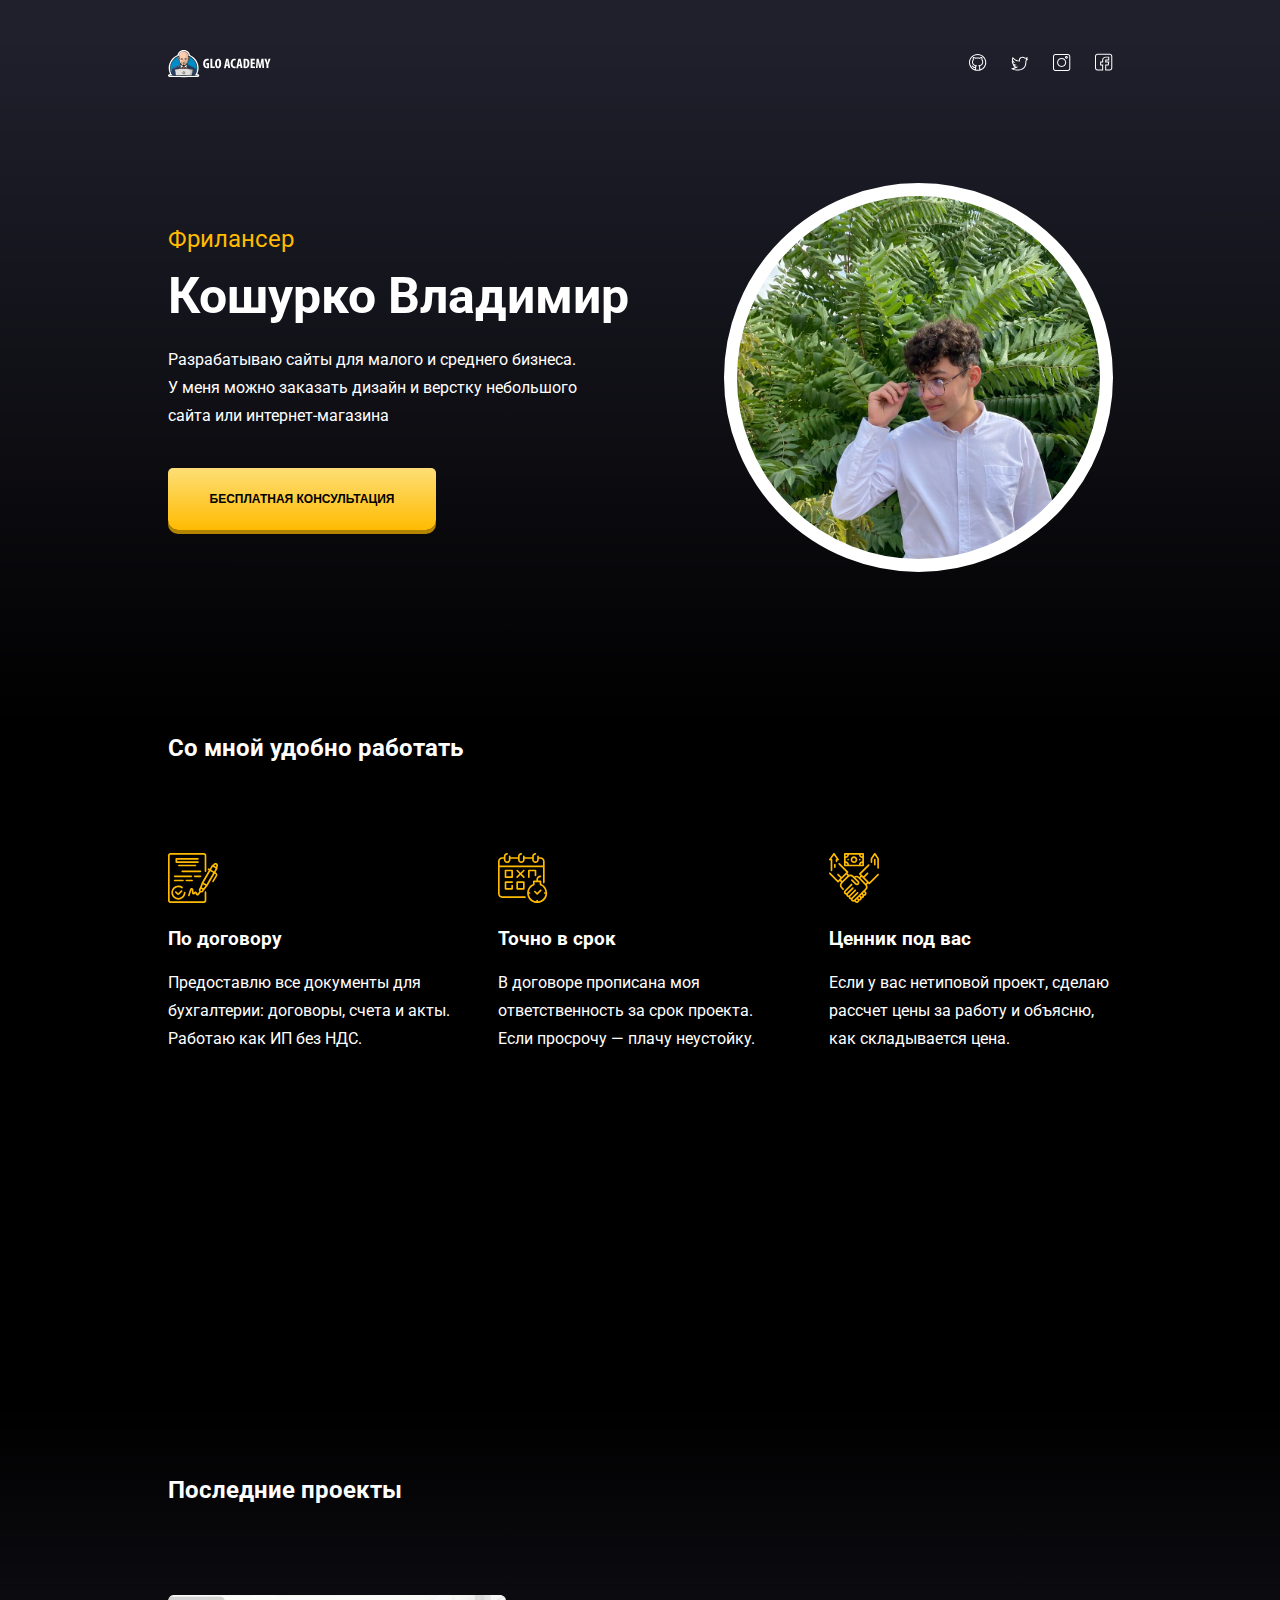
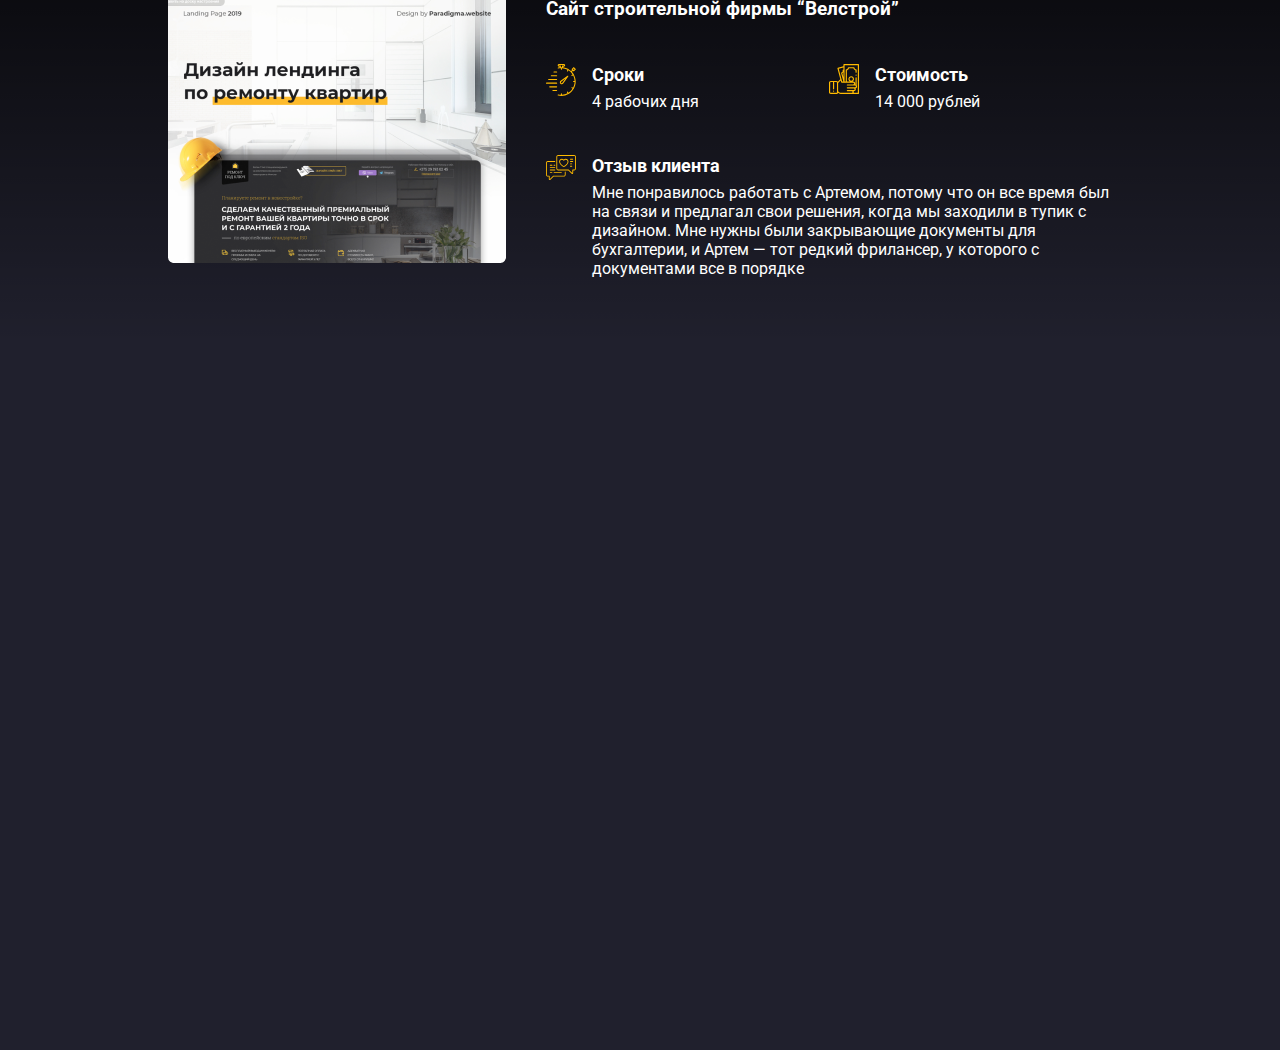
<file: index.html>
<!DOCTYPE html>
<html lang="ru">
	<head>
		<meta charset="UTF-8" />
		<meta http-equiv="X-UA-Compatible" content="IE=edge" />
		<meta name="viewport" content="width=device-width, initial-scale=1.0" />
		<title>Кошурко Владимир - фрилансер веб-разработчик</title>
		<link rel="stylesheet" href="css/swiper-bundle.min.css" />
		<link rel="preconnect" href="https://fonts.googleapis.com" />
		<link rel="stylesheet" href="css/animate.min.css" />
		<link rel="preconnect" href="https://fonts.gstatic.com" crossorigin />
		<link
			href="https://fonts.googleapis.com/css2?family=Roboto:wght@400;700&display=swap&subset=cyrillic"
			rel="stylesheet"
		/>
		<link rel="stylesheet" href="css/style.css" />
	</head>
	<body>
		<header class="hero">
			<div class="container">
				<div class="hero-header">
					<img src="img/logo.svg" alt="Glo Academy" class="logo" />
					<div class="social-links">
						<a href="https://github.com" class="social-link"
							><img src="img/social/github.svg" alt="github."
						/></a>
						<a href="https://twitter.com" class="social-link"
							><img src="img/social/twitter.svg" alt="twitter"
						/></a>
						<a href="https://instagram.com" class="social-link">
							<img src="img/social/instagram.svg" alt="instagram"
						/></a>
						<a href="https://facebook.com" class="social-link">
							<img src="img/social/facebook.svg" alt="facebook"
						/></a>
					</div>
				</div>
				<!-- /.hero-header -->
				<div class="hero-content">
					<div class="hero-text">
						<span class="hero-subtitle wow fadeInRight" data-wow-delay="0.2s"
							>Фрилансер</span
						>
						<h1 class="hero-title wow fadeInRight" data-wow-delay="0.4s">
							Кошурко Владимир
						</h1>
						<p class="hero-description wow fadeInRight" data-wow-delay="0.6s">
							Разрабатываю сайты для малого и среднего бизнеса. У меня можно
							заказать дизайн и верстку небольшого сайта или интернет-магазина
						</p>
						<button
							class="button hero-button wow fadeInRight"
							data-wow-delay="0.8s"
						>
							Бесплатная консультация
						</button>
					</div>
					<!-- /.hero-text -->
					<div class="hero-avatar wow fadeIn" data-wow-delay="1.5s"></div>
					<!-- /.hero-acatar -->
				</div>
				<!-- /.hero-content -->
			</div>
			<!-- /.container -->
		</header>

		<main>
			<section class="features">
				<div class="container">
					<h2 class="section-title wow fadeInRight" data-wow-delay="0.9s">
						Со мной удобно работать
					</h2>
					<div class="features-block">
						<div class="features-item wow rotateIn" data-wow-delay="0.7s">
							<img
								src="img/features/offer-img.svg"
								alt="По договору"
								class="features-image"
							/>
							<h3 class="features-title">По договору</h3>
							<p class="features-text">
								Предоставлю все документы для бухгалтерии: договоры, счета и
								акты. Работаю как ИП без НДС.
							</p>
						</div>
						<div class="features-item wow rotateIn" data-wow-delay="0.7s">
							<img
								src="img/features/deadline-img.svg"
								alt="Точно в срок"
								class="features-image"
							/>
							<h3 class="features-title">Точно в срок</h3>
							<p class="features-text">
								В договоре прописана моя ответственность за срок проекта. Если
								просрочу — плачу неустойку.
							</p>
						</div>
						<div class="features-item wow rotateIn" data-wow-delay="0.7s">
							<img
								src="img/features/agreement-img.svg"
								alt="Ценник под вас"
								class="features-image"
							/>
							<h3 class="features-title">Ценник под вас</h3>
							<p class="features-text">
								Если у вас нетиповой проект, сделаю рассчет цены за работу и
								объясню, как складывается цена.
							</p>
						</div>
						<div class="features-item wow rotateIn" data-wow-delay="0.7s">
							<img
								src="img/features/steps-block.svg"
								alt="Премежуточные итоги"
								class="features-image"
							/>
						</div>
						<div class="features-item wow rotateIn" data-wow-delay="0.7s">
							<img
								src="img/features/storage-block.svg"
								alt="Хостинг и домен "
								class="features-image"
							/>
						</div>
						<div class="features-item wow rotateIn" data-wow-delay="0.7s">
							<img
								src="img/features/conversation-block.svg"
								alt="Не брошу после сдачи"
								class="features-image"
							/>
						</div>
					</div>
					<!-- /.features-block -->
				</div>
				<!-- /.container -->
			</section>
			<!-- /.features -->

			<section class="section projects">
				<div class="container">
					<h2 class="section-title">Последние проекты</h2>

					<div class="projects-slider">
						<div class="projects-slide">
							<img
								src="img/project-img.png"
								alt="Сайт строительной фирмы “Велстрой”"
								class="projects-image"
							/>
							<div class="project-text">
								<h3 class="project-title">
									Сайт строительной фирмы “Велстрой”
								</h3>
								<div class="project-time">
									<img
										src="img/social/time-icon.svg"
										alt="Срок"
										class="projects-icon"
									/>
									<div class="project-description">
										<h4 class="project-subtitle">Сроки</h4>
										<p class="project-paragraph">4 рабочих дня</p>
									</div>
								</div>
								<div class="project-cost">
									<img
										src="img/social/cost-icon.svg"
										alt="Цена"
										class="projects-icon"
									/>
									<div class="project-description">
										<h4 class="project-subtitle">Стоимость</h4>
										<p class="project-paragraph">14 000 рублей</p>
									</div>
								</div>
								<div class="project-feedback">
									<img
										src="img/social/feedback-icon.svg"
										alt="Отзыв клиента"
										class="projects-icon"
									/>
									<div class="project-description">
										<h4 class="project-subtitle">Отзыв клиента</h4>
										<p class="project-paragraph">
											Мне понравилось работать с Артемом, потому что он все
											время был на связи и предлагал свои решения, когда мы
											заходили в тупик с дизайном. Мне нужны были закрывающие
											документы для бухгалтерии, и Артем — тот редкий фрилансер,
											у которого с документами все в порядке
										</p>
									</div>
								</div>
							</div>
						</div>
						<!-- /.projects-slide -->
					</div>
				</div>
			</section>
		</main>

		<footer class="section">
			<div class="container wow fadeInRight" data-wow-delay="0.7s">
				<h2 class="section-title">Свяжитесь со мной</h2>
				<div class="contacts-block">
					<form action="#" class="contacts-form">
						<h4 class="form-title">
							Можете просто оставить заявку, я позвоню вам сегодня
						</h4>
						<input
							type="text"
							class="input input-name"
							placeholder="Ваше имя"
						/>
						<input
							type="text"
							class="input input-phone"
							placeholder="Ваш телефон"
						/>
						<button class="button form-button">Бесплатная консультация</button>
					</form>

					<div class="contacts-text">
						<div class="contacts-data">
							<div class="contacts-phone">
								<h4 class="contacts-title">Телефон</h4>
								<a href="tel:+37377547175" class="contacts-link"
									>+373 775-47-175</a
								>
							</div>
							<!-- /.contacts-phone -->
							<div class="contacts-mail">
								<h4 class="contacts-title">Почта</h4>
								<a href="mailto:vovakoshurko@gmail.com" class="contacts-link"
									>vovakoshurko@gmail.com</a
								>
							</div>
							<!-- /.contacts-mail -->
							<div class="contacts-social">
								<h4 class="contacts-title">Соцсети</h4>
								<a href="#" class="contacts-link">t.me/ivanov</a>
								<a href="#" class="contacts-link">vk.me/ivanov</a>
								<a href="#" class="contacts-link">fb.me/ivanov</a>
							</div>
							<!-- /.contacts-social -->
						</div>
						<!-- /.contacts-data -->
						<div class="social-links">
							<a href="https://github.com" class="social-link"
								><img src="img/social/github.svg" alt="github."
							/></a>
							<a href="https://twitter.com" class="social-link"
								><img src="img/social/twitter.svg" alt="twitter"
							/></a>
							<a href="https://instagram.com" class="social-link">
								<img src="img/social/instagram.svg" alt="instagram"
							/></a>
							<a href="https://facebook.com" class="social-link">
								<img src="img/social/facebook.svg" alt="facebook"
							/></a>
						</div>
						<a href="#" class="contacts-policy">Политика конфиденциальности</a>
					</div>
					<!-- /.contacts-text -->
				</div>
			</div>
		</footer>
		<script src="js/swiper-bundle.min.js"></script>
		<script src="js/wow.min.js"></script>
		<script src="js/main.js"></script>
	</body>
</html>
</file>
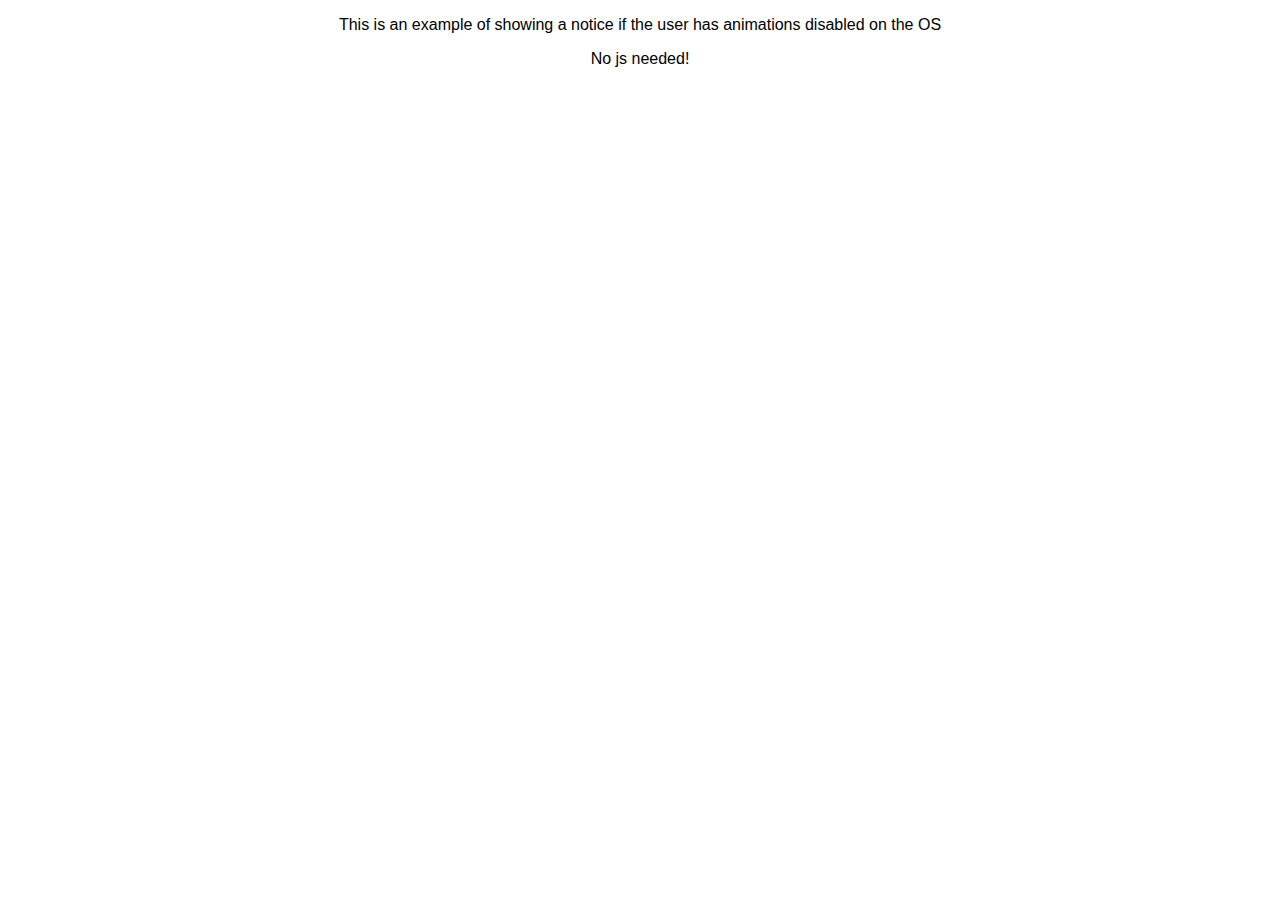
<file: css/animate_files/oNjGGbw(1).html>
<!DOCTYPE html>
<!-- saved from url=(0077)https://cdpn.io/eltonmesquita/fullembedgrid/oNjGGbw?animations=run&type=embed -->
<html lang="en"><head><meta http-equiv="Content-Type" content="text/html; charset=UTF-8">

  
  
  <link rel="apple-touch-icon" type="image/png" href="https://cpwebassets.codepen.io/assets/favicon/apple-touch-icon-5ae1a0698dcc2402e9712f7d01ed509a57814f994c660df9f7a952f3060705ee.png">

  <meta name="apple-mobile-web-app-title" content="CodePen">

  <link rel="shortcut icon" type="image/x-icon" href="https://cpwebassets.codepen.io/assets/favicon/favicon-aec34940fbc1a6e787974dcd360f2c6b63348d4b1f4e06c77743096d55480f33.ico">

  <link rel="mask-icon" type="image/x-icon" href="https://cpwebassets.codepen.io/assets/favicon/logo-pin-b4b4269c16397ad2f0f7a01bcdf513a1994f4c94b8af2f191c09eb0d601762b1.svg" color="#111">


  
  <title>CodePen - Prefers-reduce-motion media query</title>
  
  <link rel="stylesheet" href="./normalize.min.css">

  
  
<style>
body { text-align: center }

/* Position and style the notice banner */
.motionless__banner {
  display: none; /* hides the banner when animations are enabled */
  margin-bottom: 1rem;
  width: 100%;
  padding: .5rem 1rem;

  background: #333;
  color: #fff;
  border-top: 2px solid #ff5722;
}

.motionless__paragraph {
  margin-bottom: 0;
}

/* Show the banner if the user disables animations in the OS level */
@media (print), (prefers-reduced-motion: reduce) {
  .motionless__banner {
    display: block;
  }
}
</style>

  
  
  
  <script>
  if (document.location.search.match(/type=embed/gi)) {
    window.parent.postMessage("resize", "*");
  }
</script>


</head>

<body translate="no">
  <aside class="motionless__banner">
  <p>It seems that you have reduce motion enabled!</p>
</aside>

<p>This is an example of showing a notice if the user has animations disabled on the OS</p>
<p>No js needed!</p>
  
  
  
  

  <script src="./iframeRefreshCSS-44fe83e49b63affec96918c9af88c0d80b209a862cf87ac46bc933074b8c557d.js.загружено"></script>



 
</body></html>
</file>
<file: css/style.css>
* {
	box-sizing: border-box;
}
img {
	max-width: 100%;
}
body {
	background-color: #20202d;
	margin: 0;
	color: #fff;
	font-family: 'Roboto', sans-serif;
}
.container {
	width: 90%;
	max-width: 945px;
	margin: auto;
}
.section {
	padding-top: 64px;
	padding-bottom: 92px;
}
.section-title {
	margin: 0;
	margin-bottom: 84px;
	font-weight: bold;
	font-style: 36px;
	line-height: 42px;
}
.hero {
	padding-top: 50px;
	padding-bottom: 155px;
	background: linear-gradient(0.01deg, #000000 0.01%, rgba(0, 0, 0, 0) 95.44%);
}
.hero-header {
	display: flex;
	justify-content: space-between;
	align-items: center;
	margin-bottom: 105px;
}
.social-link {
	margin-left: 20px;
}
.social-link:first-child {
	margin-left: 0;
}
.hero-content {
	display: flex;
	justify-content: space-between;
	align-items: center;
}
.hero-subtitle {
	display: block;
	font-size: 24px;
	line-height: 28px;
	color: #ffbb01;
	margin-bottom: 14px;
}
.hero-title {
	font-weight: bold;
	font-size: 50px;
	line-height: 59px;
	margin-top: 0;
	margin-bottom: 20px;
}
.hero-description {
	font-size: 16px;
	line-height: 28px;
	max-width: 420px;
	margin-bottom: 38px;
}
.button {
	background: linear-gradient(180deg, #fdde76 0%, #ffbb01 100%);
	box-shadow: 0px 4px 0px #b68500;
	border: none;
	border-radius: 5px 5px 10px 10px;
	padding: 24px 42px;
	font-size: 12px;
	line-height: 14px;
	text-transform: uppercase;
	font-weight: bold;
	max-width: 100%;
}
.hero-avatar {
	width: 389px;
	height: 389px;
	background-color: #fff;
	border-radius: 50%;
	background-image: url(../img/avatar.jpg);
	background-repeat: 50%;
	background-size: cover;
	border: 13px solid #fff;
}
/* features */
.features {
	background-color: #000000;
}
.features-block {
	display: flex;
	flex-wrap: wrap;
	justify-content: space-between;
}
.features-item {
	flex-basis: 30%;
	margin-bottom: 63px;
}
.features-image {
	display: block;
	margin-bottom: 22px;
}
.features-title {
	font-weight: bold;
	font-style: 24px;
	line-height: 28px;
	margin: 0;
	margin-bottom: 16px;
}
.features-text {
	font-weight: normal;
	font-size: 16px;
	line-height: 28px;
	margin: 0;
}
.projects {
	background: linear-gradient(180deg, #000000 0%, rgba(0, 0, 0, 0) 95.44%);
}
.projects-slide {
	display: flex;
	align-items: flex-start;
	justify-content: space-between;
}
.project-text {
	display: flex;
	flex-basis: 60%;
	flex-wrap: wrap;
}
.project-title {
	flex-basis: 100%;
	font-weight: bold;
	font-style: 24px;
	line-height: 28px;
	margin: 0;
	margin-bottom: 41px;
}
.project-time,
.project-cost {
	flex-basis: 50%;
	margin-bottom: 44px;
}
.project-time,
.project-cost,
.project-feedback {
	display: flex;
	align-items: flex-start;
}
.project-subtitle {
	margin: 0;
	margin-bottom: 7px;
	font-weight: bold;
	font-size: 18px;
	line-height: 21px;
}
.project-paragraph {
	margin: 0;
	font-weight: normal;
	font-size: 16px;
	line-height: 19px;
}
.projects-icon {
	margin-right: 16px;
}

.contacts-form {
	background: #ffffff;
	box-shadow: -5px 5px 0px #ffc41d;
	border-radius: 5px;
	max-width: 380px;
	padding-top: 40px;
	padding-left: 48px;
	padding-right: 48px;
	padding-bottom: 49px;
}
.form-title {
	font-weight: bold;
	font-size: 18px;
	line-height: 28px;
	text-align: center;
	color: #000000;
	margin: 0;
	margin-bottom: 29px;
}
.input {
	background: #f8f8f8;
	border: none;
	box-shadow: inset 0px 3px 10px rgba(199, 199, 199, 0.25);
	border-radius: 5px;
	padding: 18px 20px;
	padding-left: 50px;
	width: 100%;
	font-style: 14px;
	line-height: 28px;
}
.input-name {
	margin-bottom: 17px;
	background-image: url(../img/user-icon.svg);
	background-repeat: no-repeat;
	background-position: center left 20px;
}
.input-phone {
	margin-bottom: 17px;
	background-image: url(../img/phone-icon.svg);
	background-repeat: no-repeat;
	background-position: center left 20px;
}
.form-button {
	width: 100%;
}
.contacts-block {
	display: flex;
	align-items: center;
	justify-content: space-between;
}
.contacts-text {
	flex-basis: 50%;
}
.contacts-data {
	display: flex;
	flex-wrap: wrap;
	margin-bottom: 42px;
}
.contacts-phone,
.contacts-mail {
	flex-basis: 50%;
	margin-bottom: 53px;
}
.contacts-social {
	flex-basis: 100%;
}
.contacts-title {
	font-weight: bold;
	font-size: 24px;
	line-height: 28px;
	margin: 0;
	margin-bottom: 15px;
}
.contacts-link {
	text-decoration: none;
	color: inherit;
	margin-right: 37px;
}
.contacts-link:hover {
	text-decoration: underline;
}
.contacts-policy {
	display: inline-block;
	font-size: 15px;
	line-height: 18px;
	text-decoration-line: underline;
	color: #a5a5a5;
	margin-top: 72px;
}
@media (max-width: 1100px) {
	.hero-avatar {
		width: 300px;
		height: 300px;
		border-width: 10px;
	}
}
@media (max-width: 836px) {
	.hero-content {
		flex-direction: column;
	}
	.hero-avatar {
		order: 0;
		width: 300px;
		height: 300px;
		border-width: 10px;
		margin-bottom: 17px;
	}
	.hero-text {
		order: 1;
		text-align: center;
	}
	.features-item {
		flex-basis: 45%;
	}
	.projects-slide {
		flex-direction: column;
	}
	.project-image {
		margin-bottom: 46px;
	}
	.contacts-block {
		align-items: flex-start;
		flex-direction: column;
	}
	.contacts-form {
		margin-bottom: 58px;
	}
	.project-text {
		margin-bottom: 50px;
	}
}
@media (max-width: 800px) {
	.project-text {
		margin-bottom: 50px;
	}
}
@media (max-width: 564px) {
	.hero {
		padding-bottom: 75px;
	}
	.hero-avatar {
		width: 113px;
		height: 113px;
		border-width: 4px;
		background-size: 100%;
		background-position: center top;
	}
	.hero-header {
		margin-bottom: 38px;
	}
	.social-link {
		margin-left: 5px;
	}
	.hero-title {
		font-size: 24px;
		line-height: 28px;
	}
	.hero-subtitle {
		font-size: 16px;
		line-height: 27px;
		margin-bottom: 5px;
	}
	.hero-description {
		font-size: 14px;
		line-height: 140%;
	}
	.section {
		padding: 60px 0;
	}
	.section-title {
		font-size: 19px;
		line-height: 22px;
		margin-bottom: 60px;
	}
	.features-item {
		flex-basis: 100%;
		margin-bottom: 30px;
	}
	.features-title {
		font-size: 18px;
		line-height: 28px;
	}
	.features-text {
		font-size: 14px;
		line-height: 28px;
	}
	.project-title {
		font-size: 18px;
		line-height: 150px;
	}
	.project-time,
	.project-cost,
	.project-feedback {
		flex-basis: 100%;
		margin-bottom: 30px;
	}
	.project-paragraph {
		font-size: 14px;
	}
	.contacts-form {
		padding: 40px 19px;
	}
	.form-title {
		font-size: 15px;
		line-height: 140%;
	}
	.form-button {
		font-size: 10px;
	}
	.contacts-phone,
	.contacts-mail {
		flex-basis: 100%;
		margin-bottom: 30px;
	}
	.contacts-title {
		font-size: 18px;
		line-height: 21px;
	}
	.contacts-link {
		font-size: 14px;
		line-height: 16px;
		display: block;
		margin-bottom: 13px;
	}
	.project-text {
		margin-bottom: 50px;
	}
}
</file>
